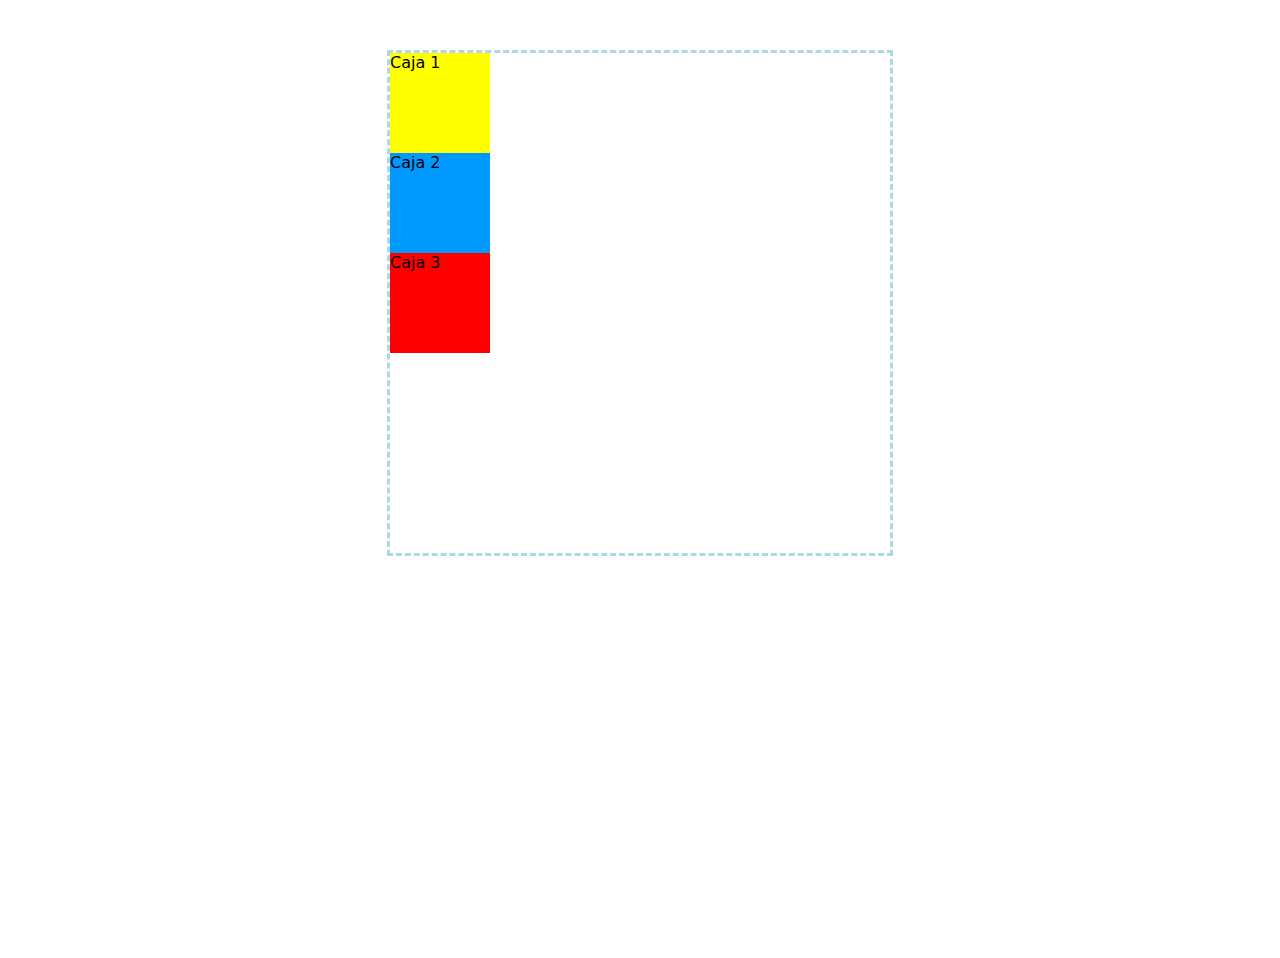
<file: day_01/01-Flex/index.html>
<!DOCTYPE html>
<html lang="en">
  <head>
    <meta charset="UTF-8" />
    <meta name="viewport" content="width=device-width, initial-scale=1.0" />
    <title>Flexbox</title>
    <link
      href="https://cdn.jsdelivr.net/npm/bootstrap@5.3.2/dist/css/bootstrap.min.css"
      rel="stylesheet"
      integrity="sha384-T3c6CoIi6uLrA9TneNEoa7RxnatzjcDSCmG1MXxSR1GAsXEV/Dwwykc2MPK8M2HN"
      crossorigin="anonymous"
    />
    <link rel="stylesheet" href="style.css" />
  </head>
  <body>
    <div class="wraper">
      <div class="box">Caja 1</div>
      <div class="box">Caja 2</div>
      <div class="box">Caja 3</div>
    </div>

    <script
      src="https://cdn.jsdelivr.net/npm/bootstrap@5.3.2/dist/js/bootstrap.min.js"
      integrity="sha384-BBtl+eGJRgqQAUMxJ7pMwbEyER4l1g+O15P+16Ep7Q9Q+zqX6gSbd85u4mG4QzX+"
      crossorigin="anonymous"
    ></script>
  </body>
</html>
</file>
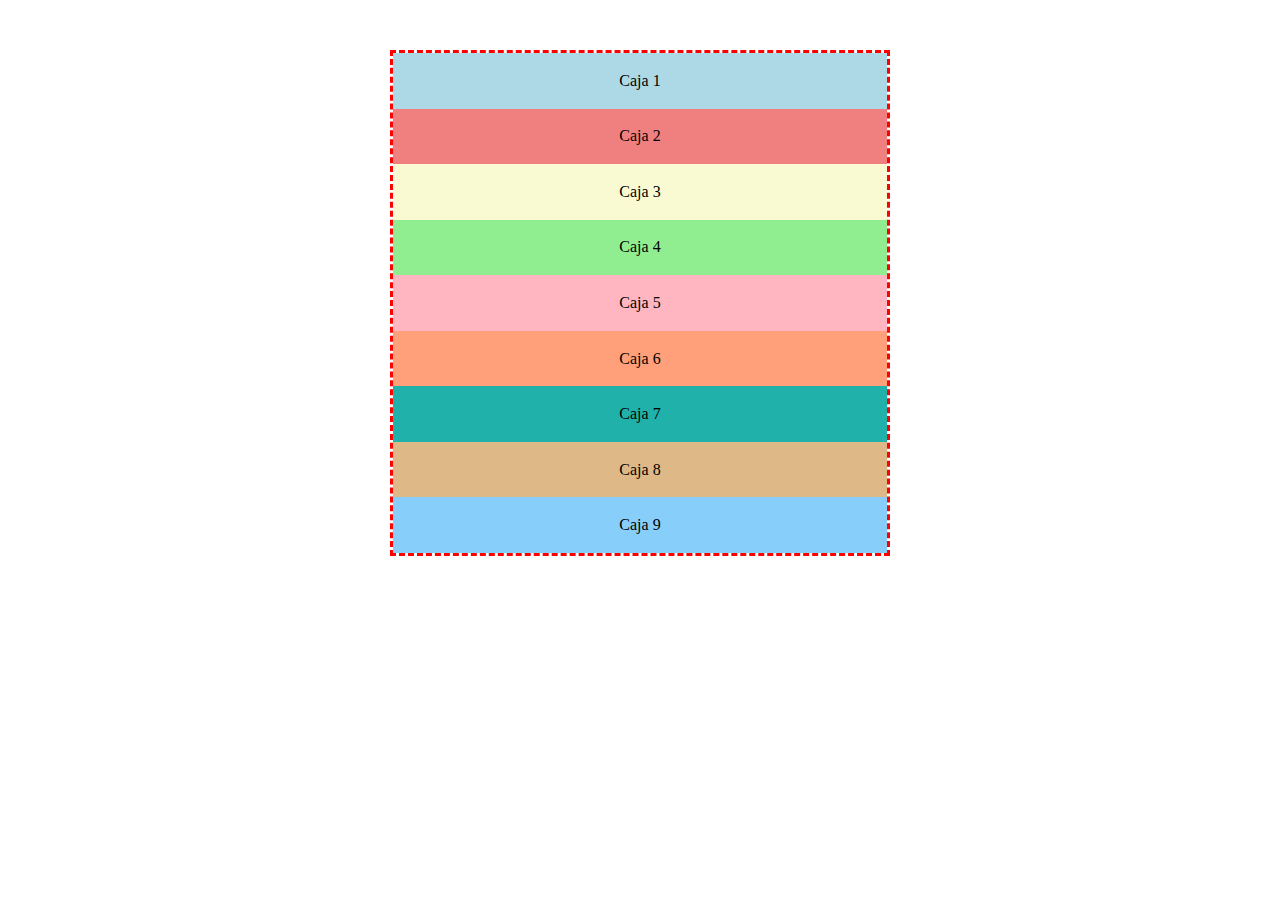
<file: day_01/02-Grid/index.html>
<!DOCTYPE html>
<html lang="en">
  <head>
    <meta charset="UTF-8" />
    <meta name="viewport" content="width=device-width, initial-scale=1.0" />
    <title>Grid</title>
    <link rel="stylesheet" href="style.css" />
  </head>
  <body>
    <main class="container">
      <section class="wrapper">
        <div class="box">Caja 1</div>
        <div class="box">Caja 2</div>
        <div class="box">Caja 3</div>
        <div class="box">Caja 4</div>
        <div class="box">Caja 5</div>
        <div class="box">Caja 6</div>
        <div class="box">Caja 7</div>
        <div class="box">Caja 8</div>
        <div class="box">Caja 9</div>
      </section>
    </main>
  </body>
</html>
</file>
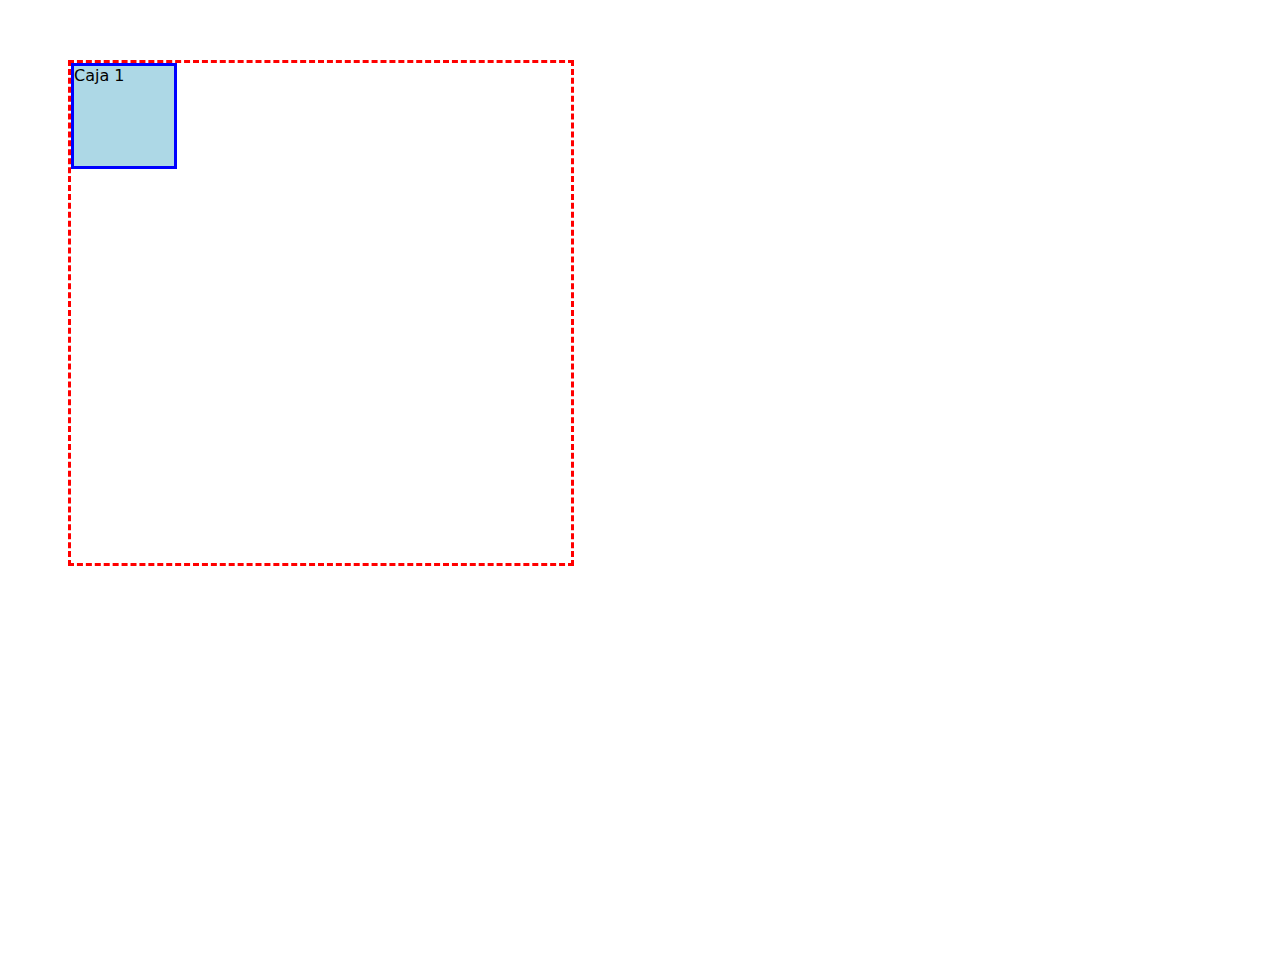
<file: day_01/03-Position/index.html>
<!DOCTYPE html>
<html lang="en">
<head>
  <meta charset="UTF-8">
  <meta name="viewport" content="width=device-width, initial-scale=1.0">
  <title>Position</title>
  <link rel="stylesheet" href="style.css"/>
</head>
<body>
  <div class="wraper">
    <div class="box">Caja 1</div>
  </div>
</body>
</html>
</file>
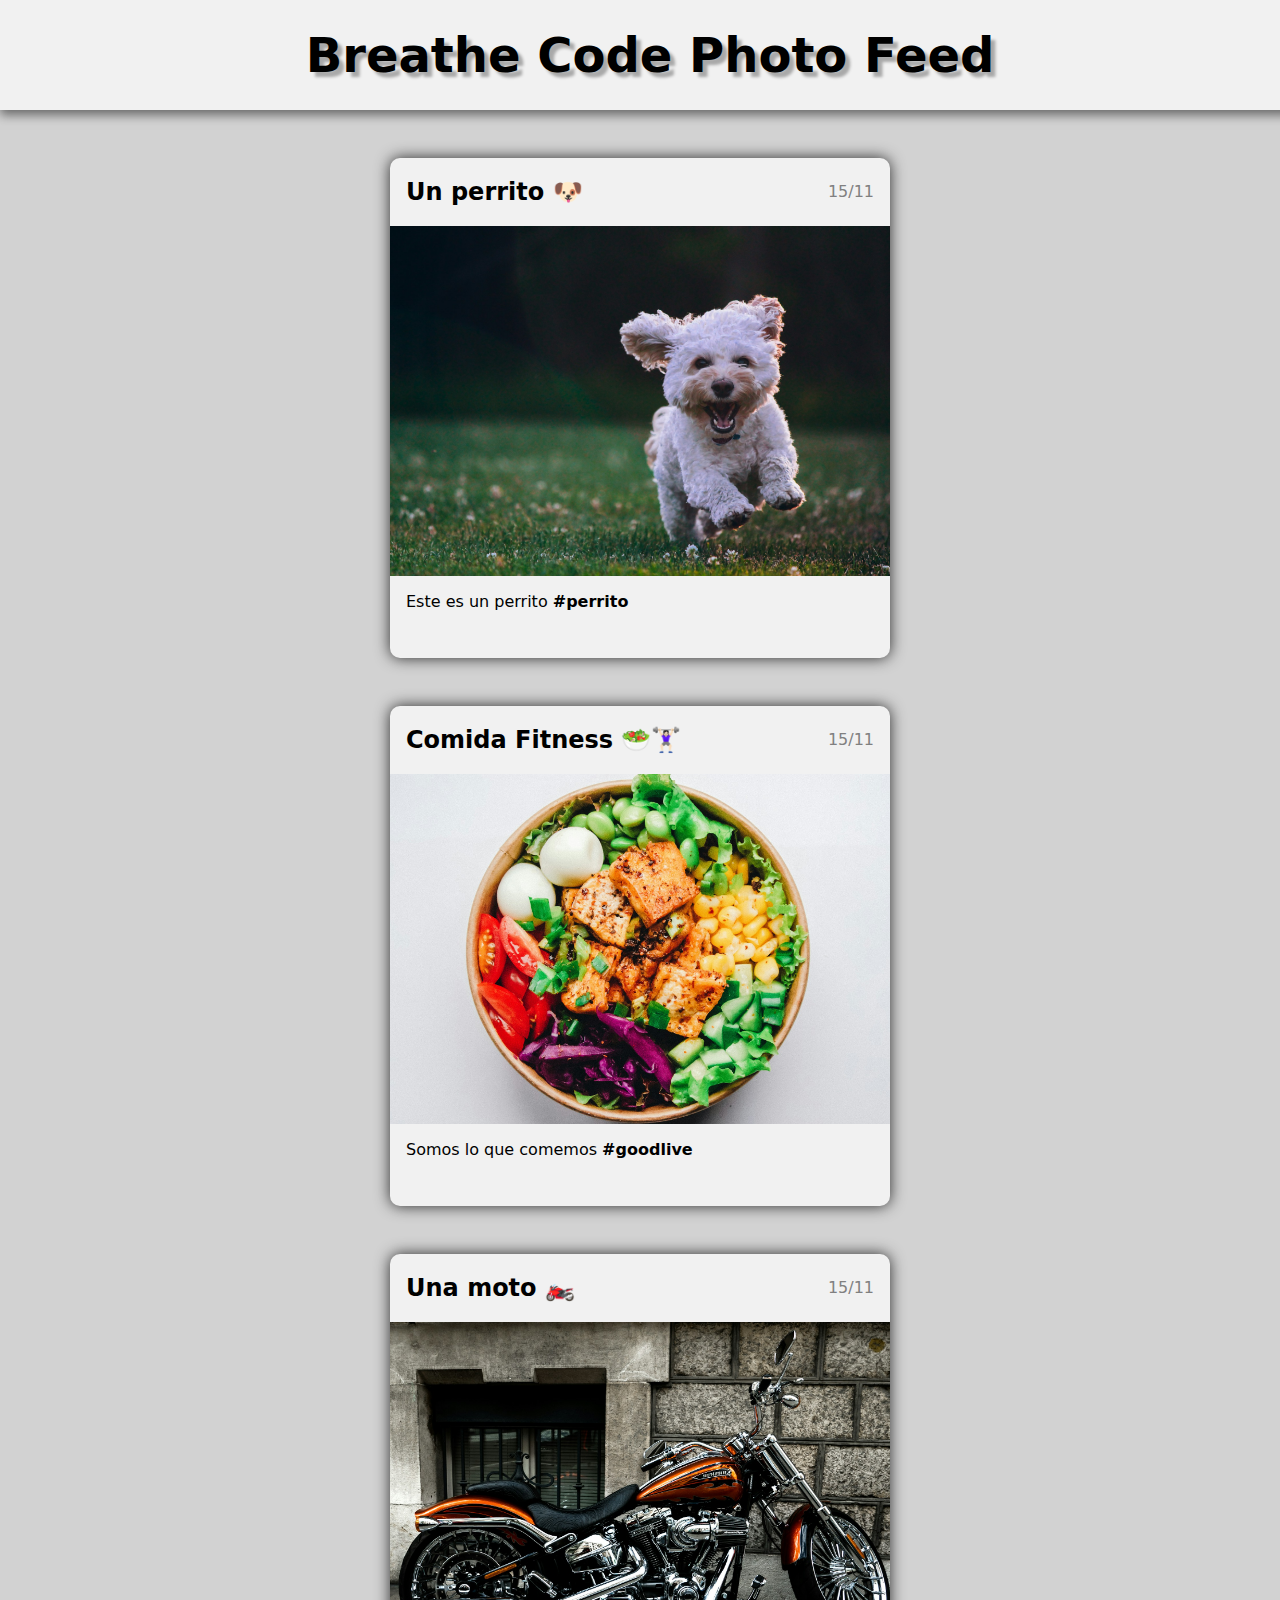
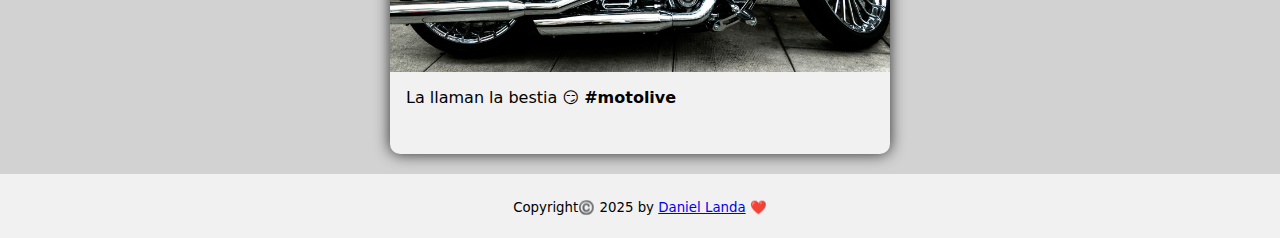
<file: day_01/04-IG-Feed/index.html>
<!DOCTYPE html>
<html lang="es">
  <head>
    <meta charset="UTF-8" />
    <meta name="viewport" content="width=device-width, initial-scale=1.0" />
    <link rel="stylesheet" href=".\styles\styles.css" />
    <title>Instagram Feed</title>
  </head>
  <body>
    <header class="header-title">
      <h1 class="title">Breathe Code Photo Feed</h1>
    </header>
    <main class="wrapper">
      <section class="post-board">
        <article class="card">
          <header class="card-header">
            <h2>Un perrito 🐶</h2>
            <p class="cardDate">15/11</p>
          </header>
          <figure class="cardImageContainer">
            <img class="card-img" src=".\images\perro.jpg" alt="Esto es un perrito corriendo en el pasto" />
          </figure>
          <footer class="card-footer">
            <p>Este es un perrito <strong>#perrito</strong></p>
          </footer>
        </article>
        <article class="card">
          <header class="card-header">
            <h2>Comida Fitness 🥗🏋🏻‍♀️</h2>
            <p class="cardDate">15/11</p>
          </header>
          <figure class="cardImageContainer">
            <img class="card-img" src=".\images\comida.jpg" alt="Un buen plato de comida saludable" />
          </figure>
          <footer class="card-footer">
            <p>Somos lo que comemos <strong>#goodlive</strong></p>
          </footer>
        </article>
        <article class="card">
          <header class="card-header">
            <h2>Una moto 🏍️</h2>
            <p class="cardDate">15/11</p>
          </header>
          <figure class="cardImageContainer">
            <img class="card-img" src=".\images\moto.jpg" alt="" />
          </figure>
          <footer class="card-footer">
            <p>La llaman la bestia 😏 <strong>#motolive</strong></p>
          </footer>
        </article>
      </section>
    </main>
    <footer class="container-footer">
      <small class="copyright">Copyright©️ 2025 by <a target="_blank" href="https://github.com/Dann035">Daniel Landa</a> ❤️</small>
    </footer>
  </body>
</html>
</file>
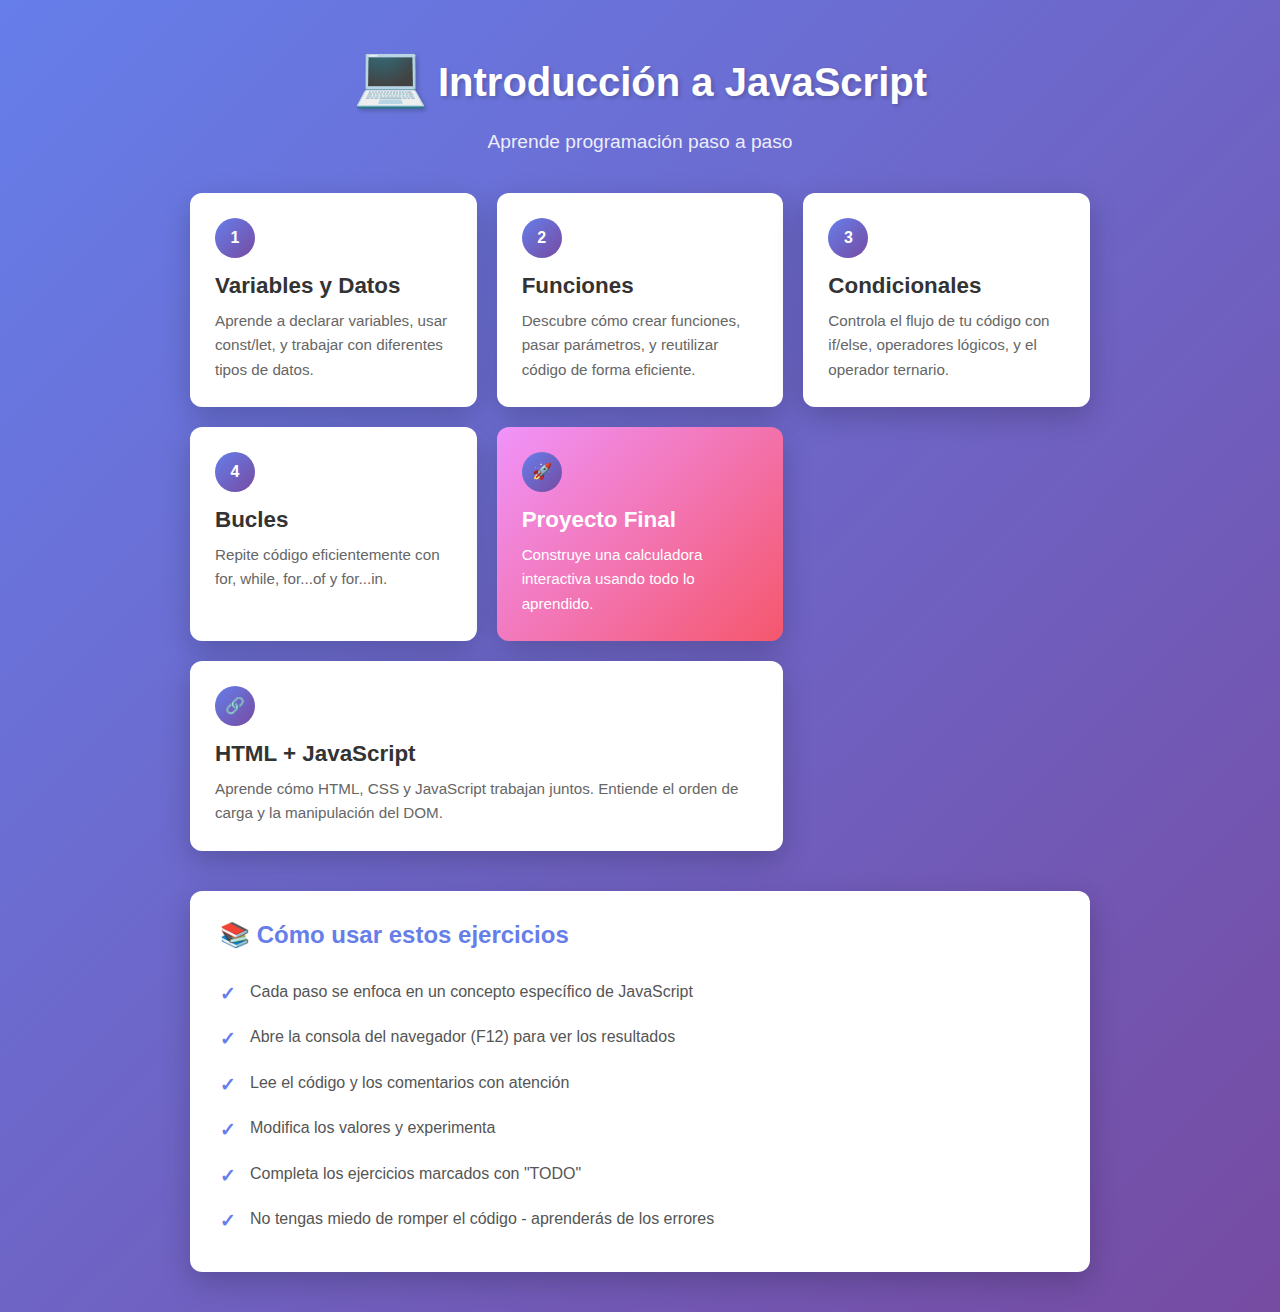
<file: day_07/javascript-intro/index.html>
<!DOCTYPE html>
<html lang="es">
<head>
    <meta charset="UTF-8">
    <meta name="viewport" content="width=device-width, initial-scale=1.0">
    <title>Introducción a JavaScript - Día 7</title>
    <style>
        * {
            margin: 0;
            padding: 0;
            box-sizing: border-box;
        }

        body {
            font-family: 'Segoe UI', Tahoma, Geneva, Verdana, sans-serif;
            background: linear-gradient(135deg, #667eea 0%, #764ba2 100%);
            min-height: 100vh;
            padding: 40px 20px;
        }

        .container {
            max-width: 900px;
            margin: 0 auto;
        }

        h1 {
            color: white;
            text-align: center;
            margin-bottom: 20px;
            font-size: 2.5em;
            text-shadow: 2px 2px 4px rgba(0,0,0,0.2);
        }

        .subtitle {
            color: rgba(255, 255, 255, 0.9);
            text-align: center;
            margin-bottom: 40px;
            font-size: 1.2em;
        }

        .steps-grid {
            display: grid;
            grid-template-columns: repeat(auto-fit, minmax(250px, 1fr));
            gap: 20px;
            margin-bottom: 40px;
        }

        .step-card {
            background: white;
            border-radius: 12px;
            padding: 25px;
            box-shadow: 0 10px 30px rgba(0,0,0,0.2);
            transition: transform 0.3s ease, box-shadow 0.3s ease;
            text-decoration: none;
            color: inherit;
            display: block;
        }

        .step-card:hover {
            transform: translateY(-5px);
            box-shadow: 0 15px 40px rgba(0,0,0,0.3);
        }

        .step-number {
            display: inline-block;
            background: linear-gradient(135deg, #667eea 0%, #764ba2 100%);
            color: white;
            width: 40px;
            height: 40px;
            border-radius: 50%;
            text-align: center;
            line-height: 40px;
            font-weight: bold;
            margin-bottom: 15px;
        }

        .step-title {
            font-size: 1.4em;
            color: #333;
            margin-bottom: 10px;
            font-weight: 600;
        }

        .step-description {
            color: #666;
            line-height: 1.6;
            font-size: 0.95em;
        }

        .final-project {
            background: linear-gradient(135deg, #f093fb 0%, #f5576c 100%);
            color: white;
        }

        .final-project .step-title,
        .final-project .step-description {
            color: white;
        }

        .instructions {
            background: white;
            border-radius: 12px;
            padding: 30px;
            box-shadow: 0 10px 30px rgba(0,0,0,0.2);
        }

        .instructions h2 {
            color: #667eea;
            margin-bottom: 20px;
        }

        .instructions ul {
            list-style: none;
            padding-left: 0;
        }

        .instructions li {
            padding: 10px 0;
            padding-left: 30px;
            position: relative;
            color: #555;
            line-height: 1.6;
        }

        .instructions li::before {
            content: "✓";
            position: absolute;
            left: 0;
            color: #667eea;
            font-weight: bold;
            font-size: 1.2em;
        }

        .emoji {
            font-size: 1.5em;
            margin-right: 10px;
        }
    </style>
</head>
<body>
    <div class="container">
        <h1><span class="emoji">💻</span>Introducción a JavaScript</h1>
        <p class="subtitle">Aprende programación paso a paso</p>

        <div class="steps-grid">
            <a href="step1-variables.html" class="step-card">
                <div class="step-number">1</div>
                <div class="step-title">Variables y Datos</div>
                <div class="step-description">
                    Aprende a declarar variables, usar const/let, y trabajar con diferentes tipos de datos.
                </div>
            </a>

            <a href="step2-functions.html" class="step-card">
                <div class="step-number">2</div>
                <div class="step-title">Funciones</div>
                <div class="step-description">
                    Descubre cómo crear funciones, pasar parámetros, y reutilizar código de forma eficiente.
                </div>
            </a>

            <a href="step3-conditionals.html" class="step-card">
                <div class="step-number">3</div>
                <div class="step-title">Condicionales</div>
                <div class="step-description">
                    Controla el flujo de tu código con if/else, operadores lógicos, y el operador ternario.
                </div>
            </a>

            <a href="step4-loops.html" class="step-card">
                <div class="step-number">4</div>
                <div class="step-title">Bucles</div>
                <div class="step-description">
                    Repite código eficientemente con for, while, for...of y for...in.
                </div>
            </a>

            <a href="step5-final-project.html" class="step-card final-project">
                <div class="step-number">🚀</div>
                <div class="step-title">Proyecto Final</div>
                <div class="step-description">
                    Construye una calculadora interactiva usando todo lo aprendido.
                </div>
            </a>

            <a href="step6-html-js-integration.html" class="step-card" style="grid-column: span 2;">
                <div class="step-number">🔗</div>
                <div class="step-title">HTML + JavaScript</div>
                <div class="step-description">
                    Aprende cómo HTML, CSS y JavaScript trabajan juntos. Entiende el orden de carga y la manipulación del DOM.
                </div>
            </a>
        </div>

        <div class="instructions">
            <h2>📚 Cómo usar estos ejercicios</h2>
            <ul>
                <li>Cada paso se enfoca en un concepto específico de JavaScript</li>
                <li>Abre la consola del navegador (F12) para ver los resultados</li>
                <li>Lee el código y los comentarios con atención</li>
                <li>Modifica los valores y experimenta</li>
                <li>Completa los ejercicios marcados con "TODO"</li>
                <li>No tengas miedo de romper el código - aprenderás de los errores</li>
            </ul>
        </div>
    </div>
</body>
</html>
</file>
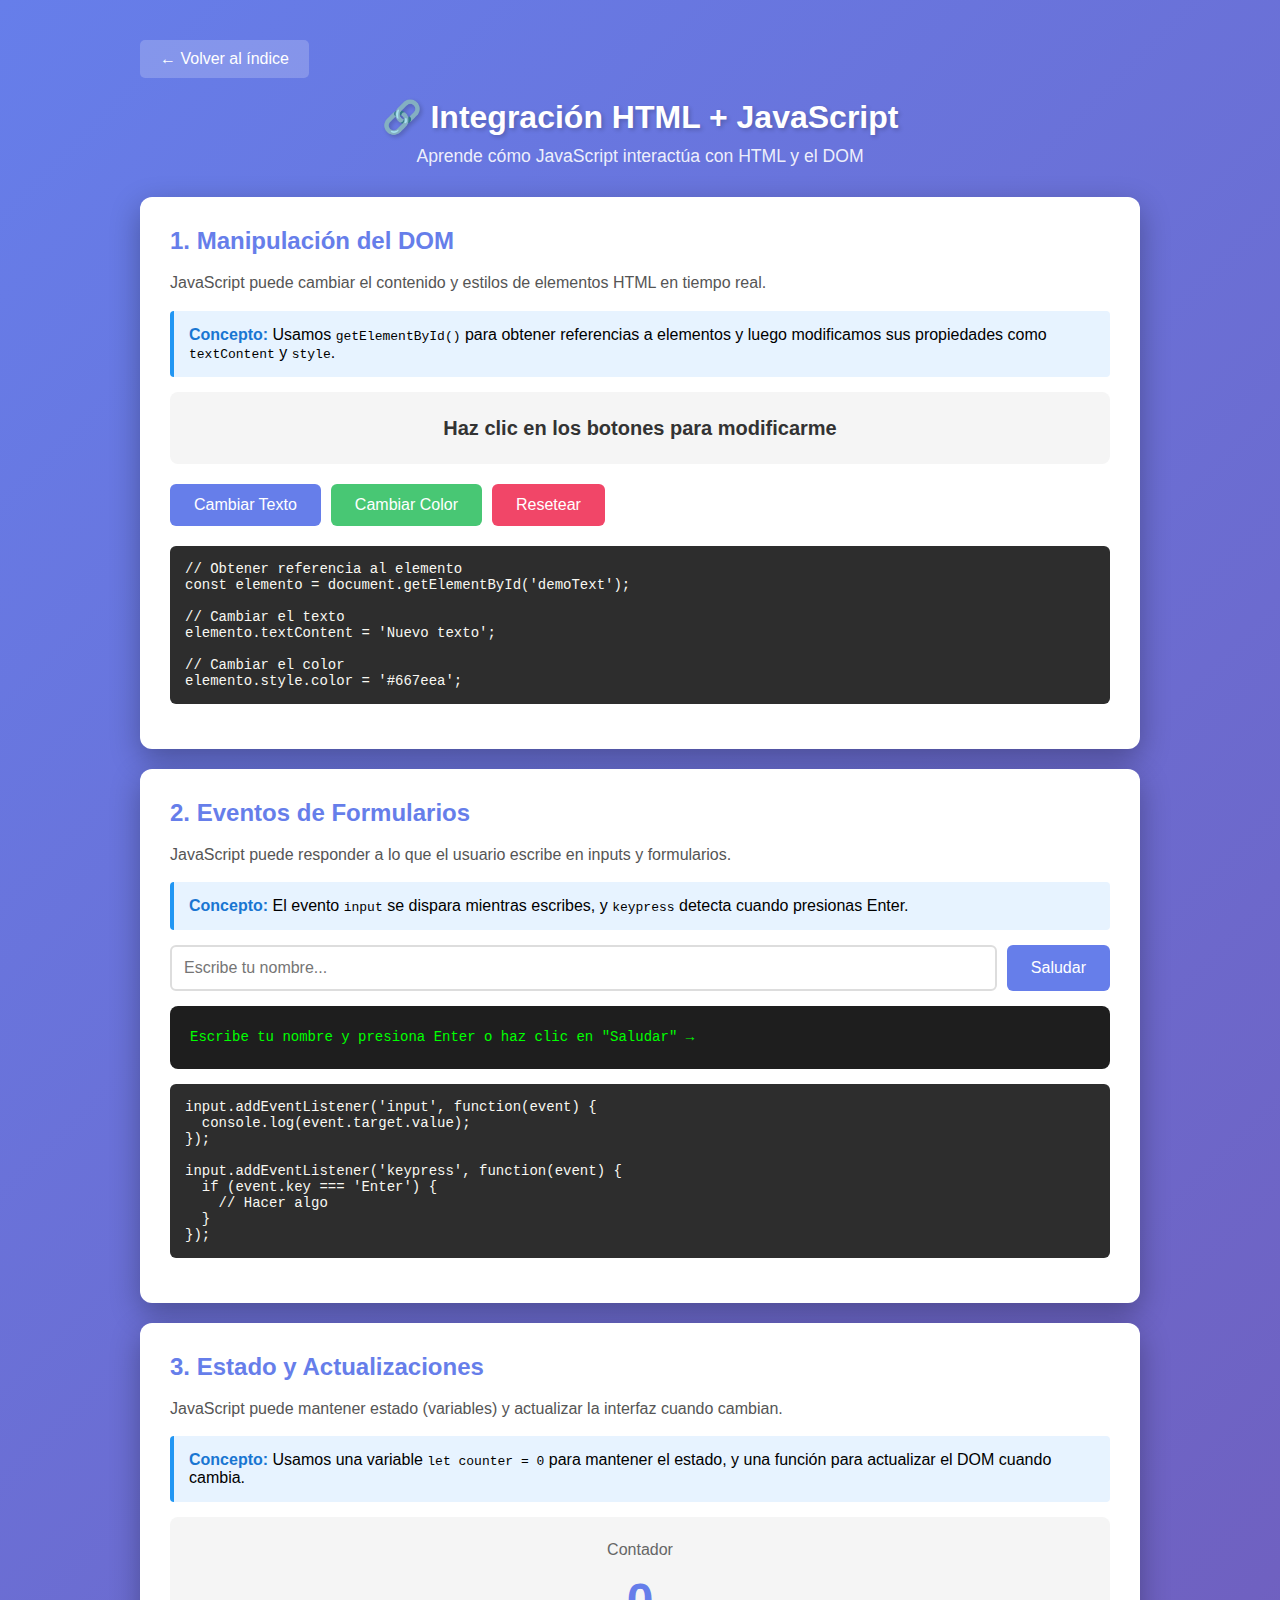
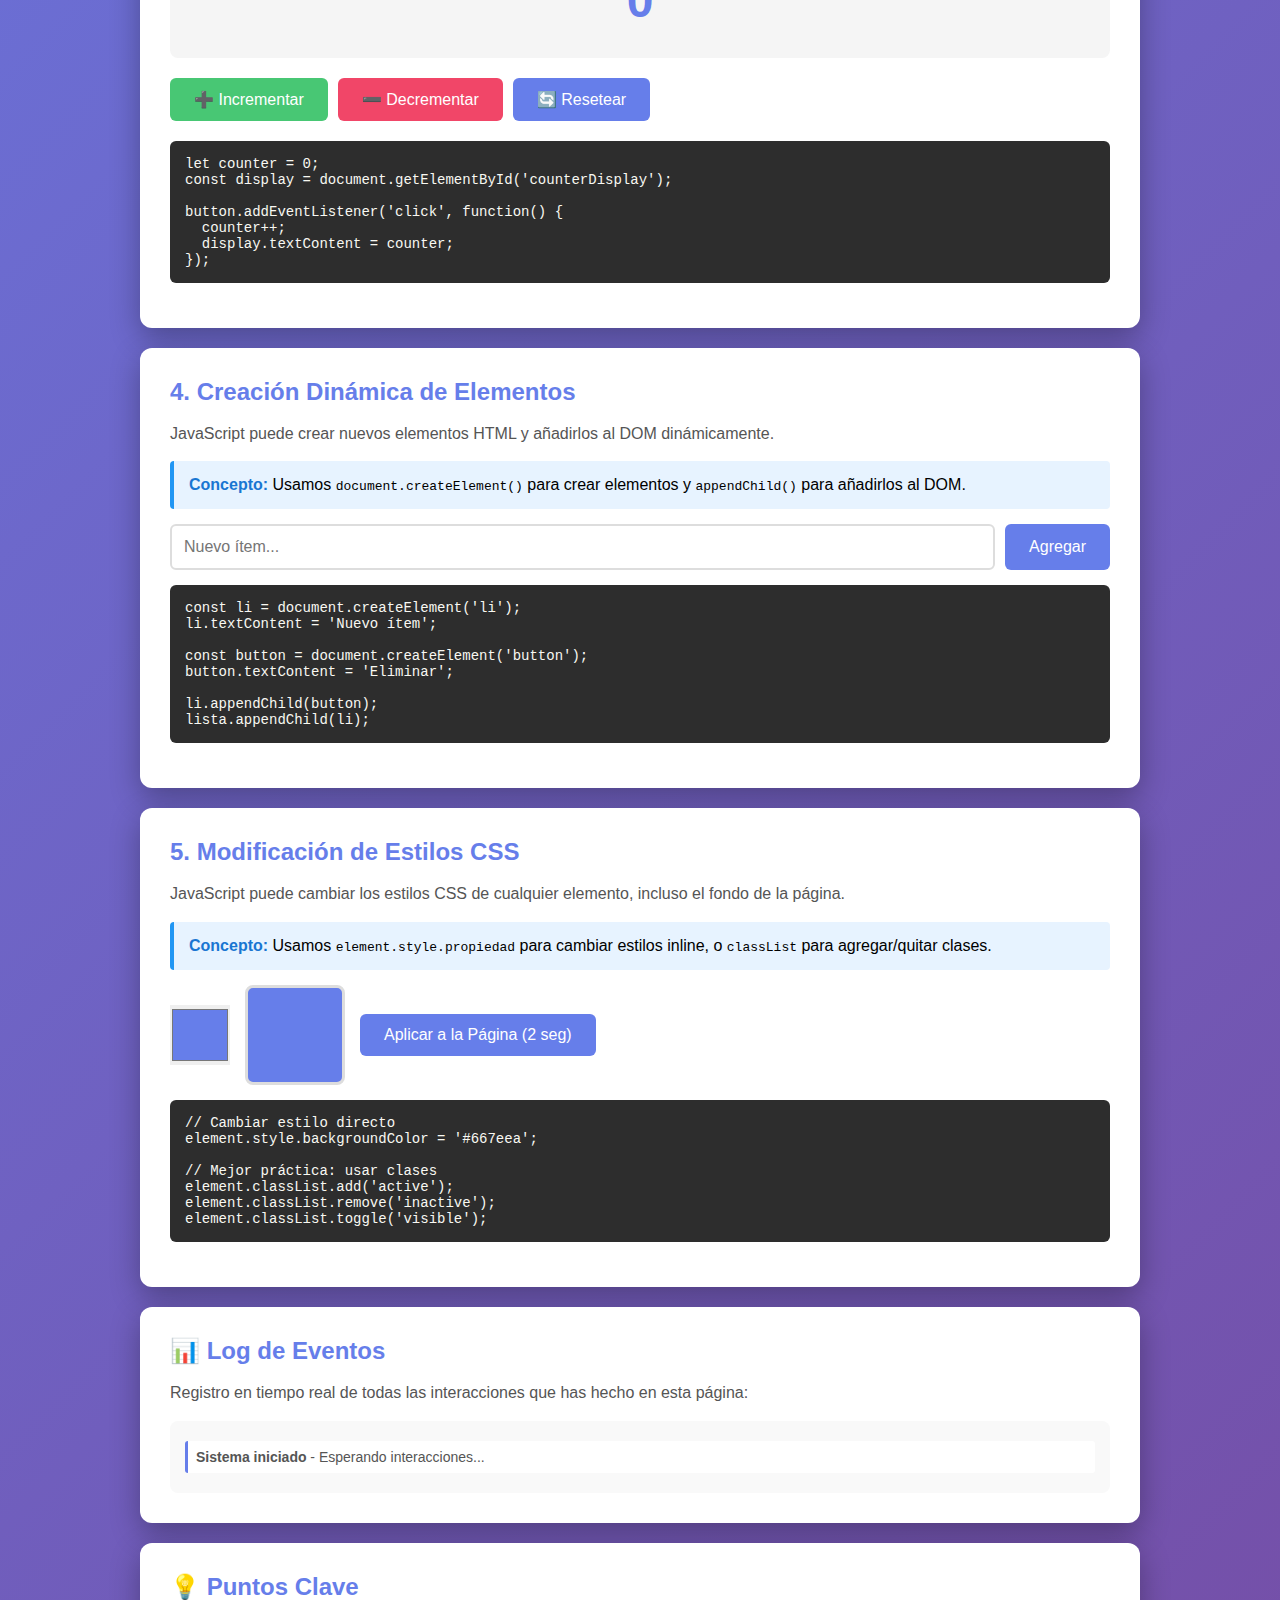
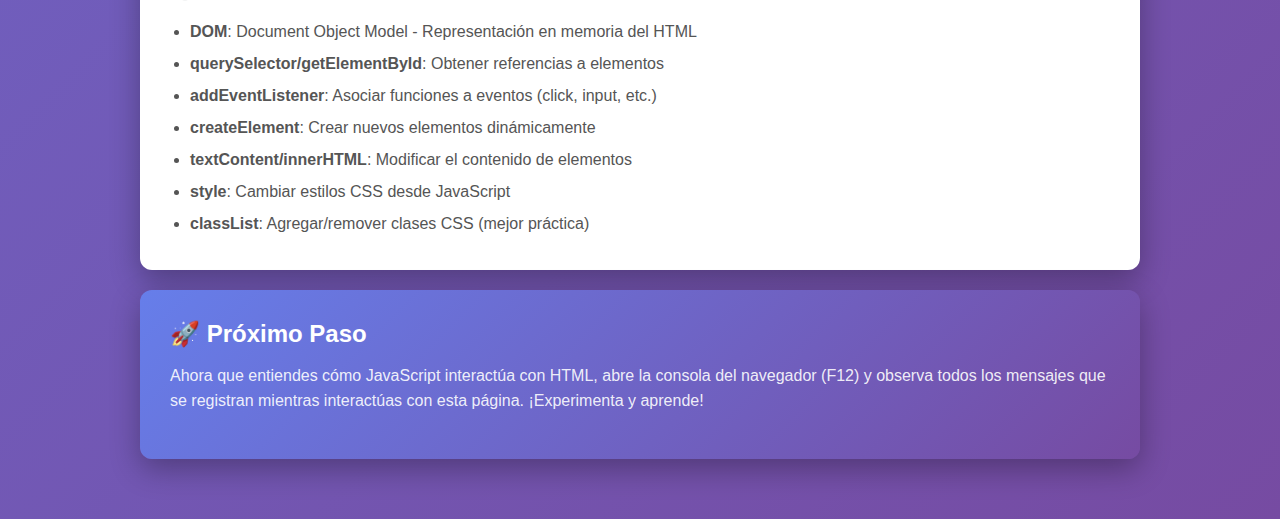
<file: day_07/javascript-intro/step6-html-js-integration.html>
<!DOCTYPE html>
<html lang="es">
<head>
    <meta charset="UTF-8">
    <meta name="viewport" content="width=device-width, initial-scale=1.0">
    <title>Paso 6: Integración HTML + JavaScript</title>
    <style>
        * {
            margin: 0;
            padding: 0;
            box-sizing: border-box;
        }

        body {
            font-family: 'Segoe UI', Tahoma, Geneva, Verdana, sans-serif;
            background: linear-gradient(135deg, #667eea 0%, #764ba2 100%);
            min-height: 100vh;
            padding: 40px 20px;
        }

        .container {
            max-width: 1000px;
            margin: 0 auto;
        }

        .back-link {
            display: inline-block;
            background: rgba(255, 255, 255, 0.2);
            color: white;
            padding: 10px 20px;
            text-decoration: none;
            border-radius: 5px;
            margin-bottom: 20px;
        }

        .back-link:hover {
            background: rgba(255, 255, 255, 0.3);
        }

        h1 {
            color: white;
            text-align: center;
            margin-bottom: 10px;
            text-shadow: 2px 2px 4px rgba(0,0,0,0.2);
        }

        .subtitle {
            color: rgba(255, 255, 255, 0.9);
            text-align: center;
            margin-bottom: 30px;
            font-size: 1.1em;
        }

        .demo-box {
            background: white;
            border-radius: 12px;
            padding: 30px;
            margin-bottom: 20px;
            box-shadow: 0 10px 30px rgba(0,0,0,0.3);
        }

        .demo-box h2 {
            color: #667eea;
            margin-bottom: 15px;
        }

        .demo-box p {
            color: #555;
            line-height: 1.6;
            margin-bottom: 15px;
        }

        .button-group {
            display: flex;
            gap: 10px;
            flex-wrap: wrap;
            margin: 20px 0;
        }

        button {
            padding: 12px 24px;
            border: none;
            border-radius: 6px;
            font-size: 16px;
            cursor: pointer;
            transition: all 0.3s;
            font-weight: 500;
        }

        .btn-primary {
            background: #667eea;
            color: white;
        }

        .btn-primary:hover {
            background: #5568d3;
            transform: translateY(-2px);
        }

        .btn-success {
            background: #48c774;
            color: white;
        }

        .btn-success:hover {
            background: #3ead5f;
        }

        .btn-danger {
            background: #f14668;
            color: white;
        }

        .btn-danger:hover {
            background: #d63250;
        }

        .output-box {
            background: #1e1e1e;
            color: #00ff00;
            padding: 20px;
            border-radius: 8px;
            font-family: 'Courier New', monospace;
            min-height: 60px;
            margin-top: 15px;
            font-size: 14px;
            line-height: 1.6;
        }

        .input-demo {
            display: flex;
            gap: 10px;
            margin: 15px 0;
        }

        input[type="text"] {
            flex: 1;
            padding: 12px;
            border: 2px solid #ddd;
            border-radius: 6px;
            font-size: 16px;
        }

        input[type="text"]:focus {
            outline: none;
            border-color: #667eea;
        }

        .counter-display {
            background: #f5f5f5;
            padding: 20px;
            border-radius: 8px;
            text-align: center;
            margin: 15px 0;
        }

        .counter-display h3 {
            color: #667eea;
            font-size: 48px;
            margin: 10px 0;
        }

        .event-log {
            background: #f9f9f9;
            padding: 15px;
            border-radius: 8px;
            max-height: 200px;
            overflow-y: auto;
            margin-top: 15px;
        }

        .event-log-item {
            padding: 8px;
            margin: 5px 0;
            background: white;
            border-left: 3px solid #667eea;
            border-radius: 3px;
            font-size: 14px;
            color: #555;
        }

        .highlight {
            background: #fff3cd;
            padding: 2px 6px;
            border-radius: 3px;
            font-weight: bold;
        }

        .info-box {
            background: #e7f3ff;
            border-left: 4px solid #2196F3;
            padding: 15px;
            margin: 15px 0;
            border-radius: 4px;
        }

        .info-box strong {
            color: #1976D2;
        }

        .code-example {
            background: #2d2d2d;
            color: #f8f8f2;
            padding: 15px;
            border-radius: 6px;
            overflow-x: auto;
            margin: 15px 0;
            font-family: 'Courier New', monospace;
            font-size: 14px;
        }

        .color-picker-demo {
            display: flex;
            align-items: center;
            gap: 15px;
            margin: 15px 0;
        }

        .color-preview {
            width: 100px;
            height: 100px;
            border-radius: 8px;
            border: 3px solid #ddd;
        }
    </style>

    <!-- Script con defer - se ejecutará después de que el DOM esté listo -->
    <script defer>
        console.log('🚀 Script con defer cargado');
        
        // Este código se ejecuta después de que el DOM esté completamente construido
        document.addEventListener('DOMContentLoaded', function() {
            console.log('✅ DOM completamente cargado y listo');
            
            // Inicializar demos
            initDemo1();
            initDemo2();
            initDemo3();
            initDemo4();
            initDemo5();
        });

        // ===========================================
        // DEMO 1: Manipulación del DOM
        // ===========================================
        function initDemo1() {
            const changeTextBtn = document.getElementById('changeTextBtn');
            const changeColorBtn = document.getElementById('changeColorBtn');
            const resetBtn = document.getElementById('resetBtn');
            const demoText = document.getElementById('demoText');

            changeTextBtn.addEventListener('click', function() {
                demoText.textContent = '¡Texto cambiado con JavaScript! 🎉';
                logEvent('Se cambió el texto del elemento');
            });

            changeColorBtn.addEventListener('click', function() {
                const colors = ['#667eea', '#48c774', '#f14668', '#ff9800', '#9c27b0'];
                const randomColor = colors[Math.floor(Math.random() * colors.length)];
                demoText.style.color = randomColor;
                logEvent(`Se cambió el color a ${randomColor}`);
            });

            resetBtn.addEventListener('click', function() {
                demoText.textContent = 'Haz clic en los botones para modificarme';
                demoText.style.color = '#333';
                logEvent('Se reseteo el elemento a su estado original');
            });
        }

        // ===========================================
        // DEMO 2: Eventos de Input
        // ===========================================
        function initDemo2() {
            const nameInput = document.getElementById('nameInput');
            const greetBtn = document.getElementById('greetBtn');
            const greetOutput = document.getElementById('greetOutput');

            // Evento input: se dispara mientras escribes
            nameInput.addEventListener('input', function(event) {
                console.log('Escribiendo:', event.target.value);
            });

            // Evento click del botón
            greetBtn.addEventListener('click', function() {
                const name = nameInput.value.trim();
                if (name === '') {
                    greetOutput.textContent = '⚠️ Por favor escribe tu nombre';
                } else {
                    greetOutput.textContent = `¡Hola, ${name}! 👋 Bienvenido a la demo de JavaScript.`;
                    logEvent(`Saludo a: ${name}`);
                }
            });

            // Evento Enter en el input
            nameInput.addEventListener('keypress', function(event) {
                if (event.key === 'Enter') {
                    greetBtn.click();
                }
            });
        }

        // ===========================================
        // DEMO 3: Contador con Estado
        // ===========================================
        function initDemo3() {
            let counter = 0;
            const counterDisplay = document.getElementById('counterDisplay');
            const incrementBtn = document.getElementById('incrementBtn');
            const decrementBtn = document.getElementById('decrementBtn');
            const resetCounterBtn = document.getElementById('resetCounterBtn');

            function updateDisplay() {
                counterDisplay.textContent = counter;
                logEvent(`Contador: ${counter}`);
            }

            incrementBtn.addEventListener('click', function() {
                counter++;
                updateDisplay();
            });

            decrementBtn.addEventListener('click', function() {
                counter--;
                updateDisplay();
            });

            resetCounterBtn.addEventListener('click', function() {
                counter = 0;
                updateDisplay();
            });
        }

        // ===========================================
        // DEMO 4: Creación Dinámica de Elementos
        // ===========================================
        function initDemo4() {
            const itemInput = document.getElementById('itemInput');
            const addItemBtn = document.getElementById('addItemBtn');
            const itemList = document.getElementById('itemList');

            function addItem() {
                const itemText = itemInput.value.trim();
                
                if (itemText === '') {
                    alert('Por favor escribe un ítem');
                    return;
                }

                // Crear elementos dinámicamente
                const li = document.createElement('li');
                li.style.cssText = 'padding: 10px; margin: 5px 0; background: #f0f0f0; border-radius: 5px; display: flex; justify-content: space-between; align-items: center;';
                
                const span = document.createElement('span');
                span.textContent = itemText;
                
                const deleteBtn = document.createElement('button');
                deleteBtn.textContent = '❌ Eliminar';
                deleteBtn.className = 'btn-danger';
                deleteBtn.style.padding = '5px 10px';
                deleteBtn.style.fontSize = '14px';
                
                // Evento para eliminar
                deleteBtn.addEventListener('click', function() {
                    li.remove();
                    logEvent(`Ítem eliminado: ${itemText}`);
                });

                // Evento para marcar como completado
                span.addEventListener('click', function() {
                    span.style.textDecoration = span.style.textDecoration === 'line-through' ? 'none' : 'line-through';
                    span.style.opacity = span.style.opacity === '0.5' ? '1' : '0.5';
                });

                li.appendChild(span);
                li.appendChild(deleteBtn);
                itemList.appendChild(li);

                itemInput.value = '';
                itemInput.focus();
                
                logEvent(`Ítem agregado: ${itemText}`);
            }

            addItemBtn.addEventListener('click', addItem);

            itemInput.addEventListener('keypress', function(event) {
                if (event.key === 'Enter') {
                    addItem();
                }
            });
        }

        // ===========================================
        // DEMO 5: Cambio de Estilos CSS
        // ===========================================
        function initDemo5() {
            const colorPicker = document.getElementById('colorPicker');
            const colorPreview = document.getElementById('colorPreview');
            const applyToBodyBtn = document.getElementById('applyToBodyBtn');

            colorPicker.addEventListener('input', function(event) {
                colorPreview.style.backgroundColor = event.target.value;
            });

            applyToBodyBtn.addEventListener('click', function() {
                document.body.style.background = colorPicker.value;
                logEvent(`Color de fondo cambiado a: ${colorPicker.value}`);
                
                setTimeout(() => {
                    document.body.style.background = 'linear-gradient(135deg, #667eea 0%, #764ba2 100%)';
                    logEvent('Color de fondo restaurado al gradiente original');
                }, 2000);
            });
        }

        // ===========================================
        // Sistema de Log de Eventos
        // ===========================================
        function logEvent(message) {
            const eventLog = document.getElementById('eventLog');
            const logItem = document.createElement('div');
            logItem.className = 'event-log-item';
            
            const timestamp = new Date().toLocaleTimeString();
            logItem.innerHTML = `<strong>[${timestamp}]</strong> ${message}`;
            
            eventLog.insertBefore(logItem, eventLog.firstChild);
            
            // Limitar a 10 eventos
            if (eventLog.children.length > 10) {
                eventLog.removeChild(eventLog.lastChild);
            }
        }
    </script>
</head>
<body>
    <div class="container">
        <a href="index.html" class="back-link">← Volver al índice</a>
        
        <h1>🔗 Integración HTML + JavaScript</h1>
        <p class="subtitle">Aprende cómo JavaScript interactúa con HTML y el DOM</p>

        <!-- Demo 1: Manipulación del DOM -->
        <div class="demo-box">
            <h2>1. Manipulación del DOM</h2>
            <p>JavaScript puede cambiar el contenido y estilos de elementos HTML en tiempo real.</p>
            
            <div class="info-box">
                <strong>Concepto:</strong> Usamos <code>getElementById()</code> para obtener referencias a elementos y luego modificamos sus propiedades como <code>textContent</code> y <code>style</code>.
            </div>

            <p id="demoText" style="font-size: 20px; font-weight: bold; color: #333; padding: 20px; background: #f5f5f5; border-radius: 8px; text-align: center;">
                Haz clic en los botones para modificarme
            </p>

            <div class="button-group">
                <button id="changeTextBtn" class="btn-primary">Cambiar Texto</button>
                <button id="changeColorBtn" class="btn-success">Cambiar Color</button>
                <button id="resetBtn" class="btn-danger">Resetear</button>
            </div>

            <div class="code-example">
// Obtener referencia al elemento<br>
const elemento = document.getElementById('demoText');<br>
<br>
// Cambiar el texto<br>
elemento.textContent = 'Nuevo texto';<br>
<br>
// Cambiar el color<br>
elemento.style.color = '#667eea';
            </div>
        </div>

        <!-- Demo 2: Eventos de Input -->
        <div class="demo-box">
            <h2>2. Eventos de Formularios</h2>
            <p>JavaScript puede responder a lo que el usuario escribe en inputs y formularios.</p>
            
            <div class="info-box">
                <strong>Concepto:</strong> El evento <code>input</code> se dispara mientras escribes, y <code>keypress</code> detecta cuando presionas Enter.
            </div>

            <div class="input-demo">
                <input type="text" id="nameInput" placeholder="Escribe tu nombre...">
                <button id="greetBtn" class="btn-primary">Saludar</button>
            </div>

            <div class="output-box" id="greetOutput">
                Escribe tu nombre y presiona Enter o haz clic en "Saludar" →
            </div>

            <div class="code-example">
input.addEventListener('input', function(event) {<br>
&nbsp;&nbsp;console.log(event.target.value);<br>
});<br>
<br>
input.addEventListener('keypress', function(event) {<br>
&nbsp;&nbsp;if (event.key === 'Enter') {<br>
&nbsp;&nbsp;&nbsp;&nbsp;// Hacer algo<br>
&nbsp;&nbsp;}<br>
});
            </div>
        </div>

        <!-- Demo 3: Contador -->
        <div class="demo-box">
            <h2>3. Estado y Actualizaciones</h2>
            <p>JavaScript puede mantener estado (variables) y actualizar la interfaz cuando cambian.</p>
            
            <div class="info-box">
                <strong>Concepto:</strong> Usamos una variable <code>let counter = 0</code> para mantener el estado, y una función para actualizar el DOM cuando cambia.
            </div>

            <div class="counter-display">
                <p style="margin: 0; color: #666; font-size: 16px;">Contador</p>
                <h3 id="counterDisplay">0</h3>
            </div>

            <div class="button-group">
                <button id="incrementBtn" class="btn-success">➕ Incrementar</button>
                <button id="decrementBtn" class="btn-danger">➖ Decrementar</button>
                <button id="resetCounterBtn" class="btn-primary">🔄 Resetear</button>
            </div>

            <div class="code-example">
let counter = 0;<br>
const display = document.getElementById('counterDisplay');<br>
<br>
button.addEventListener('click', function() {<br>
&nbsp;&nbsp;counter++;<br>
&nbsp;&nbsp;display.textContent = counter;<br>
});
            </div>
        </div>

        <!-- Demo 4: Creación Dinámica -->
        <div class="demo-box">
            <h2>4. Creación Dinámica de Elementos</h2>
            <p>JavaScript puede crear nuevos elementos HTML y añadirlos al DOM dinámicamente.</p>
            
            <div class="info-box">
                <strong>Concepto:</strong> Usamos <code>document.createElement()</code> para crear elementos y <code>appendChild()</code> para añadirlos al DOM.
            </div>

            <div class="input-demo">
                <input type="text" id="itemInput" placeholder="Nuevo ítem...">
                <button id="addItemBtn" class="btn-primary">Agregar</button>
            </div>

            <ul id="itemList" style="list-style: none; padding: 0;"></ul>

            <div class="code-example">
const li = document.createElement('li');<br>
li.textContent = 'Nuevo ítem';<br>
<br>
const button = document.createElement('button');<br>
button.textContent = 'Eliminar';<br>
<br>
li.appendChild(button);<br>
lista.appendChild(li);
            </div>
        </div>

        <!-- Demo 5: Estilos CSS -->
        <div class="demo-box">
            <h2>5. Modificación de Estilos CSS</h2>
            <p>JavaScript puede cambiar los estilos CSS de cualquier elemento, incluso el fondo de la página.</p>
            
            <div class="info-box">
                <strong>Concepto:</strong> Usamos <code>element.style.propiedad</code> para cambiar estilos inline, o <code>classList</code> para agregar/quitar clases.
            </div>

            <div class="color-picker-demo">
                <input type="color" id="colorPicker" value="#667eea" style="width: 60px; height: 60px; border: none; cursor: pointer;">
                <div id="colorPreview" class="color-preview" style="background-color: #667eea;"></div>
                <button id="applyToBodyBtn" class="btn-primary">Aplicar a la Página (2 seg)</button>
            </div>

            <div class="code-example">
// Cambiar estilo directo<br>
element.style.backgroundColor = '#667eea';<br>
<br>
// Mejor práctica: usar clases<br>
element.classList.add('active');<br>
element.classList.remove('inactive');<br>
element.classList.toggle('visible');
            </div>
        </div>

        <!-- Log de Eventos -->
        <div class="demo-box">
            <h2>📊 Log de Eventos</h2>
            <p>Registro en tiempo real de todas las interacciones que has hecho en esta página:</p>
            <div id="eventLog" class="event-log">
                <div class="event-log-item"><strong>Sistema iniciado</strong> - Esperando interacciones...</div>
            </div>
        </div>

        <!-- Información Final -->
        <div class="demo-box">
            <h2>💡 Puntos Clave</h2>
            <ul style="color: #555; line-height: 2; padding-left: 20px;">
                <li><strong>DOM</strong>: Document Object Model - Representación en memoria del HTML</li>
                <li><strong>querySelector/getElementById</strong>: Obtener referencias a elementos</li>
                <li><strong>addEventListener</strong>: Asociar funciones a eventos (click, input, etc.)</li>
                <li><strong>createElement</strong>: Crear nuevos elementos dinámicamente</li>
                <li><strong>textContent/innerHTML</strong>: Modificar el contenido de elementos</li>
                <li><strong>style</strong>: Cambiar estilos CSS desde JavaScript</li>
                <li><strong>classList</strong>: Agregar/remover clases CSS (mejor práctica)</li>
            </ul>
        </div>

        <div class="demo-box" style="background: linear-gradient(135deg, #667eea 0%, #764ba2 100%); color: white;">
            <h2 style="color: white;">🚀 Próximo Paso</h2>
            <p style="color: rgba(255,255,255,0.9);">
                Ahora que entiendes cómo JavaScript interactúa con HTML, abre la consola del navegador (F12) 
                y observa todos los mensajes que se registran mientras interactúas con esta página. 
                ¡Experimenta y aprende!
            </p>
        </div>
    </div>
</body>
</html>
</file>
<file: day_01/01-Flex/style.css>
html{
  font-family: system-ui;
}

body{
  height: 100vh;
}

.container{
  margin: auto;
}
.wraper {
  border: 3px dashed lightblue;
  width: 500px;
  height: 500px;
  margin: 50px auto;
}

.box {
  
  color: #000;
  height: 100px;
  width: 100px;
  background-color: #09f;
}

.box:first-child {
  background-color: yellow;
}
.box:last-child {
  background-color: red;
}
</file>
<file: day_01/02-Grid/style.css>
*,
*::after,
*::before{
  box-sizing: content-box;
}

body {
  margin: 0;
}

.container {
  width: 500px;
  margin: 0 auto;
}

.wrapper{
  margin-top: 50px;
  border: 3px dashed red;
  height: 500px;
  display: grid;
}

.box {
  background-color: lightblue;
  display: flex;
  justify-content: center;
  align-items: center;
}

.box:nth-child(2) {
  background-color: lightcoral;
}
.box:nth-child(3) {
  background-color: lightgoldenrodyellow;
}
.box:nth-child(4) {
  background-color: lightgreen;
}
.box:nth-child(5) {
  background-color: lightpink;
}
.box:nth-child(6) {
  background-color: lightsalmon;
}
.box:nth-child(7) {
  background-color: lightseagreen;
}
.box:nth-child(8) {
  background-color: burlywood;
}
.box:last-child {
  background-color: lightskyblue;
}
</file>
<file: day_01/03-Position/style.css>
body {
  padding: 0;
  height: 100vh;
  font-family: system-ui, sans-serif;
}

.wraper {
  margin: 60px 0 0 60px;
  border: 3px dashed red;
  width: 500px;
  height: 500px;
}

.box {
  color: #000;
  background-color: lightblue;
  border: 3px solid blue;
  height: 100px;
  width: 100px;
}
</file>
